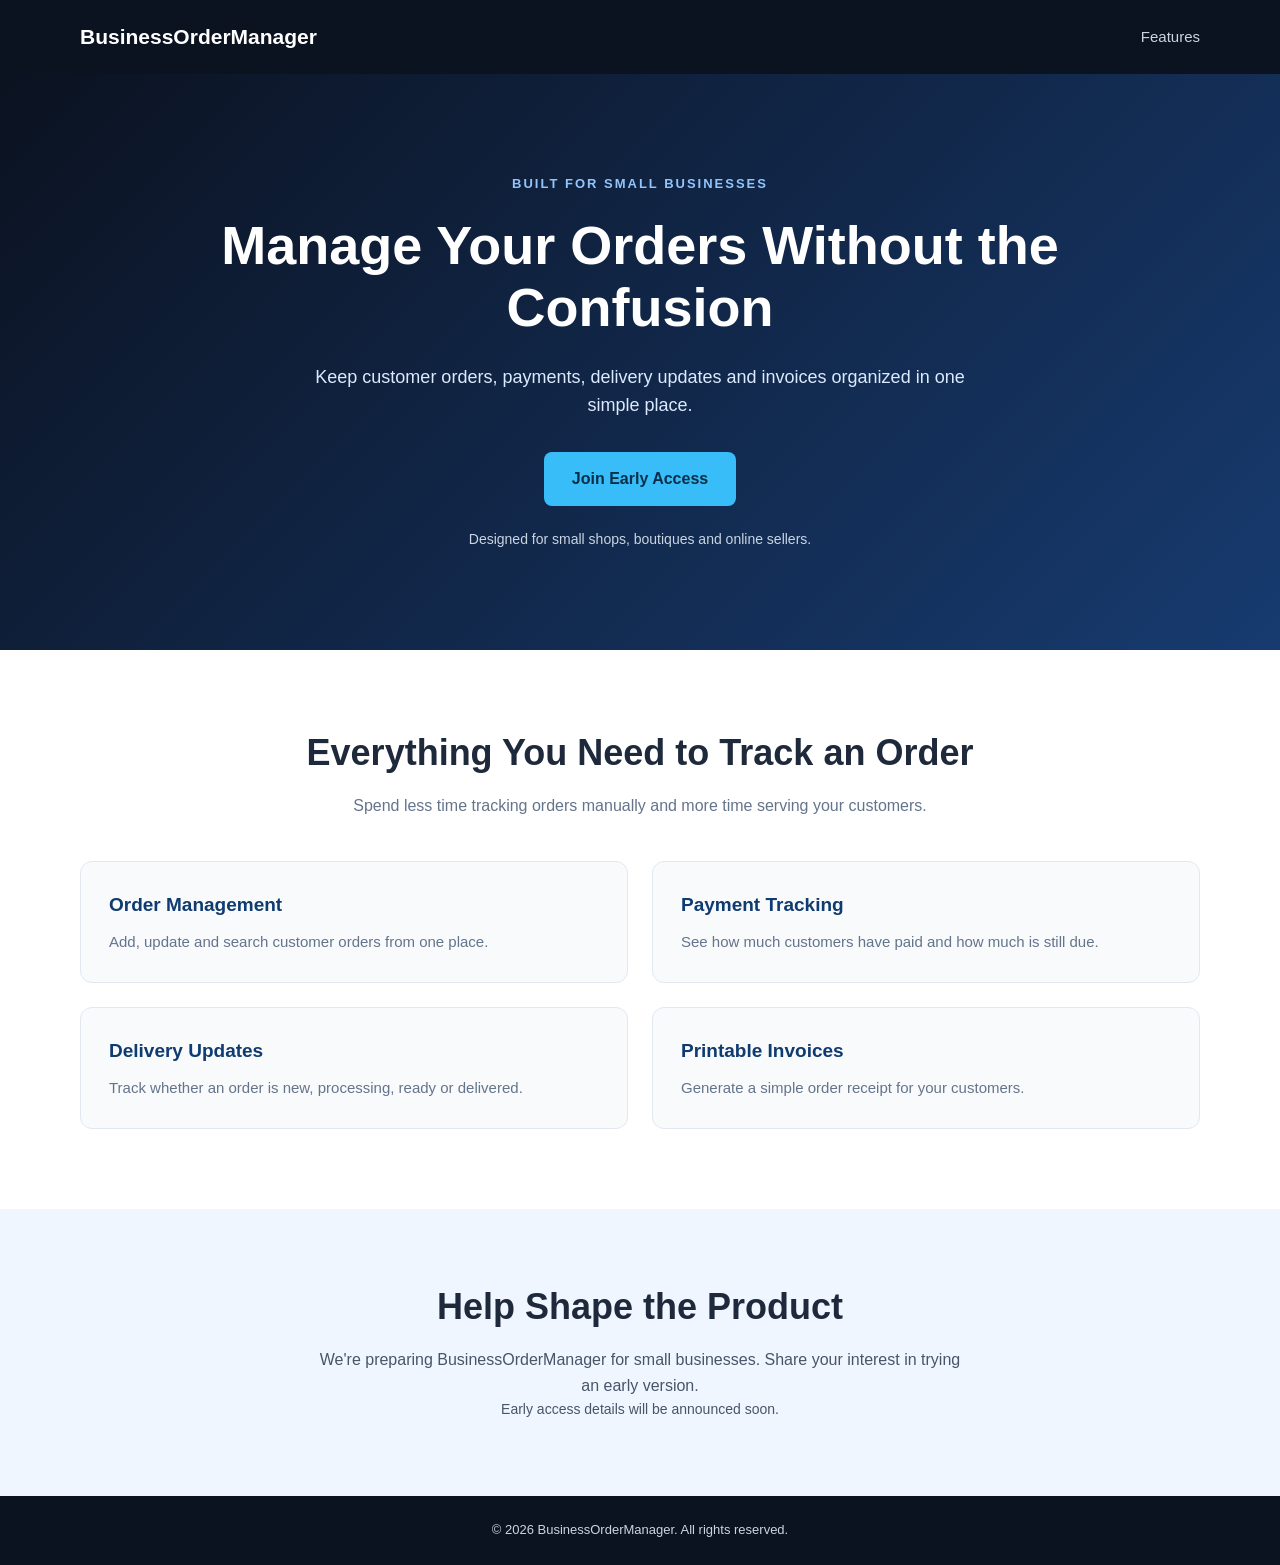
<file: index.html>
<!DOCTYPE html>
<html lang="en">
<head>
    <meta charset="UTF-8">
    <meta name="viewport" content="width=device-width, initial-scale=1.0">
    <meta http-equiv="refresh" content="0; url=landing.html">
    <title>BusinessOrderManager</title>
    <link rel="canonical" href="https://swapneswarhub.github.io/businessordermanager-landing/landing.html">
</head>
<body>
    <p>Opening BusinessOrderManager...</p>
    <p>
        If you are not redirected automatically,
        <a href="landing.html">click here</a>.
    </p>
</body>
</html>
</file>
<file: landing.css>
/* Basic reset */
* {
    margin: 0;
    padding: 0;
    box-sizing: border-box;
}

html {
    scroll-behavior: smooth;
}

body {
    font-family: Arial, Helvetica, sans-serif;
    color: #1e293b;
    background: #ffffff;
    line-height: 1.6;
}

.container {
    width: 90%;
    max-width: 1120px;
    margin: 0 auto;
}

/* Header */
.site-header {
    background: #0b1220;
    color: #ffffff;
    padding: 20px 0;
}

.nav-container {
    display: flex;
    justify-content: space-between;
    align-items: center;
    gap: 20px;
}

.logo {
    color: #ffffff;
    text-decoration: none;
    font-size: 21px;
    font-weight: bold;
}

.nav-link {
    color: #cbd5e1;
    text-decoration: none;
    font-size: 15px;
}

.nav-link:hover {
    color: #ffffff;
}

/* Hero section */
.hero {
    background: linear-gradient(135deg, #0b1220, #173b70);
    color: #ffffff;
    padding: 100px 0;
    text-align: center;
}

.hero-content {
    max-width: 850px;
}

.eyebrow {
    color: #93c5fd;
    font-size: 13px;
    font-weight: bold;
    letter-spacing: 2px;
    margin-bottom: 20px;
}

.hero h1 {
    font-size: clamp(34px, 5vw, 54px);
    line-height: 1.15;
    margin-bottom: 24px;
}

.hero-description {
    color: #dbeafe;
    font-size: 18px;
    max-width: 680px;
    margin: 0 auto 32px;
}

.primary-button {
    display: inline-block;
    background: #38bdf8;
    color: #082f49;
    padding: 14px 28px;
    border-radius: 8px;
    text-decoration: none;
    font-weight: bold;
    transition: background 0.2s ease;
}

.primary-button:hover {
    background: #7dd3fc;
}

.supporting-text {
    color: #64748b;
    font-size: 14px;
    margin-top: 22px;
}

.hero .supporting-text {
    color: #cbd5e1;
}

/* Features */
.features {
    padding: 80px 0;
    text-align: center;
}

.features h2,
.early-access h2 {
    font-size: clamp(26px, 4vw, 36px);
    line-height: 1.3;
    margin-bottom: 16px;
}

.section-description {
    color: #64748b;
    max-width: 650px;
    margin: 0 auto 42px;
}

.feature-grid {
    display: grid;
    grid-template-columns: repeat(2, minmax(0, 1fr));
    gap: 24px;
    text-align: left;
}

.feature-card {
    background: #f8fafc;
    border: 1px solid #e2e8f0;
    border-radius: 12px;
    padding: 28px;
    transition: transform 0.2s ease, box-shadow 0.2s ease;
}

.feature-card:hover {
    transform: translateY(-4px);
    box-shadow: 0 12px 25px rgba(15, 23, 42, 0.08);
}

.feature-card h3 {
    color: #0f3b70;
    font-size: 19px;
    margin-bottom: 10px;
}

.feature-card p {
    color: #64748b;
    font-size: 15px;
}

/* Early access */
.early-access {
    background: #eff6ff;
    padding: 75px 0;
    text-align: center;
}

.early-access p {
    max-width: 650px;
    margin: 0 auto;
    color: #475569;
}

/* Footer */
.site-footer {
    background: #0b1220;
    color: #cbd5e1;
    padding: 24px 0;
    text-align: center;
    font-size: 13px;
}

/* Mobile layout */
@media (max-width: 600px) {
    .logo {
        font-size: 17px;
    }

    .hero {
        padding: 70px 0;
    }

    .hero-description {
        font-size: 16px;
    }

    .features,
    .early-access {
        padding: 55px 0;
    }

    .feature-grid {
        grid-template-columns: 1fr;
        gap: 16px;
    }

    .feature-card {
        padding: 22px;
    }
}
</file>
